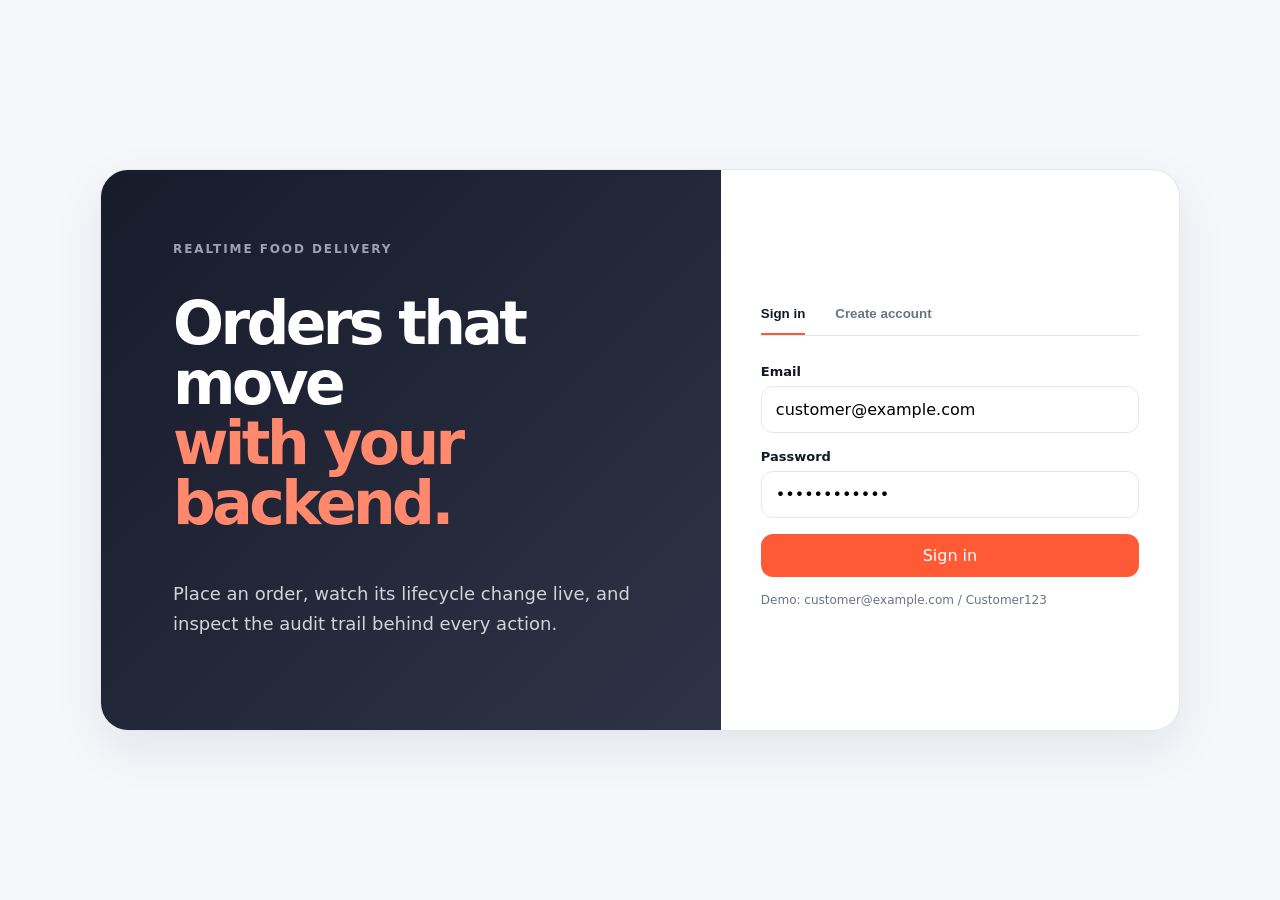
<file: frontend/index.html>
<!doctype html>
<html lang="en">
  <head>
    <meta charset="utf-8" />
    <meta name="viewport" content="width=device-width,initial-scale=1" />
    <title>Food Delivery Syste,</title>
    <link rel="stylesheet" href="static/app.css"/>
  </head>
  <body class="app-shell centered">
    <main class="auth-layout">
      <section class="brand-panel">
        <span class="eyebrow">REALTIME FOOD DELIVERY</span>
        <h1>Orders that move<br /><span>with your backend.</span></h1>
        <p>
          Place an order, watch its lifecycle change live, and inspect the audit
          trail behind every action.

      </section>
      <section class="auth-card">
        <div class="tabs">
          <button class="tab active" data-target="login">Sign in</button
          ><button class="tab" data-target="signup">Create account</button>
        </div>
        <div id="auth-message" class="message hidden"></div>
        <form id="login" class="auth-form">
          <div>
            <label>Email</label
            ><input
              name="email"
              type="email"
              value="customer@example.com"
              required
            />
          </div>
          <div>
            <label>Password</label
            ><input
              name="password"
              type="password"
              value="Customer123!"
              required
            />
          </div>
          <button class="button primary" type="submit">Sign in</button>
          <p class="hint">Demo: customer@example.com / Customer123</p>
        </form>
        <form id="signup" class="auth-form hidden">
          <div><label>Full name</label><input name="full_name" required /></div>
          <div>
            <label>Email</label><input name="email" type="email" required />
          </div>
          <div>
            <label>Password</label
            ><input name="password" type="password" minlength="8" required />
          </div>
          <button class="button primary" type="submit">Create account</button>
        </form>
      </section>
    </main>
    <script>
      const tabs = document.querySelectorAll(".tab");
      const forms = document.querySelectorAll(".auth-form");
      const msg = document.getElementById("auth-message");
      function showMessage(text, kind = "error") {
        msg.textContent = text;
        msg.className = "message " + kind;
      }
      tabs.forEach((tab) =>
        tab.addEventListener("click", () => {
          tabs.forEach((t) => t.classList.remove("active"));
          forms.forEach((f) => f.classList.add("hidden"));
          tab.classList.add("active");
          document
            .getElementById(tab.dataset.target)
            .classList.remove("hidden");
          msg.className = "message hidden";
        }),
      );
      async function api(path, options = {}) {
        const r = await fetch(path, {
          headers: {
            "Content-Type": "application/json",
            ...(options.headers || {}),
          },
          ...options,
        });
        const data = await r.json().catch(() => null);
        if (!r.ok) throw new Error(data?.detail || "Request failed");
        return data;
      }
      document.getElementById("login").addEventListener("submit", async (e) => {
        e.preventDefault();
        const body = Object.fromEntries(new FormData(e.currentTarget));
        try {
          const user = await api("/auth/login", {
            method: "POST",
            body: JSON.stringify(body),
          });
          location.href = user.role === "admin" ? "/admin" : "/customer";
        } catch (err) {
          showMessage(err.message);
        }
      });
      document
        .getElementById("signup")
        .addEventListener("submit", async (e) => {
          e.preventDefault();
          const body = Object.fromEntries(new FormData(e.currentTarget));
          try {
            await api("/auth/signup", {
              method: "POST",
              body: JSON.stringify(body),
            });
            showMessage("Account created. Sign in to continue.", "success");
            document.querySelector('[data-target="login"]').click();
          } catch (err) {
            showMessage(err.message);
          }
        });
    </script>
  </body>
</html>
</file>
<file: frontend/static/app.css>
:root{--bg:#f5f7fb;--card:#fff;--ink:#111827;--muted:#6b7280;--line:#e5e7eb;--accent:#ff5a36;--accent2:#ff7b5c;--success:#0f9f6e;--danger:#d92d20;--shadow:0 18px 50px rgba(17,24,39,.08);font-family:Inter,ui-sans-serif,system-ui,-apple-system,BlinkMacSystemFont,"Segoe UI",sans-serif}
*{box-sizing:border-box} body{margin:0;background:var(--bg);color:var(--ink)}a{text-decoration:none;color:inherit}.hidden{display:none!important}.app-shell{min-height:100vh}.centered{display:grid;place-items:center;padding:32px}.auth-layout{width:min(1080px,100%);display:grid;grid-template-columns:1.15fr .85fr;background:var(--card);border:1px solid var(--line);border-radius:28px;overflow:hidden;box-shadow:var(--shadow)}
.brand-panel{padding:72px;background:linear-gradient(135deg,#171b2a,#2e3347);color:#fff;min-height:560px;display:flex;flex-direction:column;justify-content:space-between}.eyebrow{font-size:12px;letter-spacing:.16em;font-weight:800;color:#9ca3af}.brand-panel h1{font-size:60px;line-height:1;letter-spacing:-.06em;margin:28px 0 18px}.brand-panel h1 span{color:#ff886d}.brand-panel p{font-size:18px;line-height:1.7;max-width:560px;color:#d1d5db}.feature-row{display:flex;flex-wrap:wrap;gap:10px}.feature-row span{border:1px solid rgba(255,255,255,.16);border-radius:999px;padding:9px 13px;font-size:12px;font-weight:700;color:#e5e7eb}.auth-card{padding:40px;display:flex;flex-direction:column;justify-content:center}.tabs{display:flex;gap:6px;border-bottom:1px solid var(--line);margin-bottom:28px}.tab{appearance:none;border:0;background:none;padding:12px 0;margin-right:24px;color:var(--muted);font-weight:800;cursor:pointer;border-bottom:2px solid transparent}.tab.active{color:var(--ink);border-color:var(--accent)}.auth-form{display:grid;gap:16px}.auth-form label{display:block;font-size:13px;font-weight:700;margin-bottom:7px}.auth-form input{width:100%;border:1px solid var(--line);border-radius:12px;padding:13px 14px;font:inherit;outline:none}.auth-form input:focus{border-color:var(--accent);box-shadow:0 0 0 4px rgba(255,90,54,.12)}.button{border:0;border-radius:12px;padding:12px 16px;font-weight:800;font:inherit;cursor:pointer}.button.primary{background:var(--accent);color:#fff}.button.primary:hover{background:var(--accent2)}.button.ghost{background:#fff;border:1px solid var(--line)}.button.small{padding:8px 11px;font-size:12px}.hint{margin:0;color:var(--muted);font-size:12px}.message{border-radius:12px;padding:12px 14px;margin-bottom:18px;background:#fff3ef;color:#b9381d;font-weight:700;font-size:14px}.message.success{background:#eafbf4;color:#0f7c59}
.topbar{height:72px;border-bottom:1px solid var(--line);background:rgba(255,255,255,.9);backdrop-filter:blur(12px);display:flex;align-items:center;justify-content:space-between;padding:0 28px;position:sticky;top:0;z-index:20}.logo{font-size:20px;font-weight:900;letter-spacing:-.04em}.logo span{color:var(--accent)}.topbar-right{display:flex;align-items:center;gap:14px}.page{width:min(1240px,calc(100% - 40px));margin:0 auto;padding:38px 0 80px}.hero-line{display:flex;align-items:flex-end;justify-content:space-between;gap:20px;margin-bottom:28px}.hero-line h1{font-size:44px;line-height:1;letter-spacing:-.05em;margin:8px 0}.hero-line p{margin:0;color:var(--muted)}.live-pill{display:inline-flex;align-items:center;gap:8px;border:1px solid var(--line);background:#fff;border-radius:999px;padding:8px 12px;font-size:12px;font-weight:800}.live-pill span{width:7px;height:7px;border-radius:50%;background:var(--success);box-shadow:0 0 0 4px #e8fbf4}.metric{display:flex;flex-direction:column;align-items:flex-end}.metric span{font-size:42px;font-weight:900;line-height:1}.metric small{color:var(--muted)}.content-grid{display:grid;grid-template-columns:1fr 360px;gap:24px}.section-head{display:flex;align-items:center;justify-content:space-between;gap:12px;margin-bottom:14px}.section-head h2{margin:0;font-size:17px}.section-head span{font-size:12px;color:var(--muted)}.menu-grid{display:grid;grid-template-columns:repeat(2,minmax(0,1fr));gap:14px}.menu-card,.cart-card,.order-card,.column{background:#fff;border:1px solid var(--line);border-radius:18px;box-shadow:0 4px 20px rgba(17,24,39,.04)}.menu-card{padding:18px;display:flex;flex-direction:column;justify-content:space-between;min-height:160px}.menu-card h3{margin:0 0 6px;font-size:17px}.menu-card p{margin:0;color:var(--muted);font-size:13px;line-height:1.5}.price-row{display:flex;justify-content:space-between;align-items:center;margin-top:16px}.price{font-weight:900}.cart-card{padding:18px;position:sticky;top:90px;height:max-content}.stack{display:grid;gap:10px}.cart-item{display:grid;grid-template-columns:1fr auto;gap:8px;padding:12px 0;border-bottom:1px solid var(--line)}.cart-item:last-child{border-bottom:0}.cart-item strong{display:block;font-size:14px}.cart-item small{color:var(--muted)}.qty{display:flex;align-items:center;gap:8px}.qty button{width:28px;height:28px;border-radius:8px;border:1px solid var(--line);background:#fff;cursor:pointer}.cart-footer{border-top:1px solid var(--line);margin-top:12px;padding-top:14px;display:grid;gap:12px}.cart-footer>div{display:flex;justify-content:space-between;align-items:center}.cart-footer span{color:var(--muted)}.orders-section{margin-top:36px}.orders-stack{display:grid;gap:14px}.order-card{padding:18px}.order-top{display:flex;justify-content:space-between;align-items:start;gap:16px}.order-id{font-weight:900}.muted{color:var(--muted)}.status{border-radius:999px;padding:6px 10px;font-size:11px;font-weight:900;text-transform:uppercase;letter-spacing:.04em}.status.new{background:#edf2ff;color:#4151ac}.status.confirmed{background:#eef7ff;color:#1470b8}.status.preparing{background:#fff5df;color:#a86b00}.status.out_for_delivery{background:#fff0ea;color:#c84a21}.status.delivered{background:#e9faf3;color:#0a8f62}.status.canceled{background:#fff0f0;color:#c02c2c}.order-items{display:grid;gap:8px;margin:14px 0}.line{display:flex;justify-content:space-between;font-size:13px}.timeline{border-top:1px solid var(--line);padding-top:14px;margin-top:14px}.event{display:grid;grid-template-columns:10px 1fr auto;gap:10px;align-items:start;padding:7px 0}.event-dot{width:8px;height:8px;border-radius:50%;background:var(--accent);margin-top:5px}.event-main{font-size:12px}.event-main strong{display:block}.event-main span{color:var(--muted)}.event-time{font-size:11px;color:var(--muted)}
.board{display:grid;grid-template-columns:repeat(5,minmax(0,1fr));gap:14px;align-items:start}.column{padding:12px;min-height:420px;background:#f9fafb;box-shadow:none}.column h3{font-size:13px;margin:4px 4px 12px;display:flex;justify-content:space-between}.column h3 span{color:var(--muted)}.board-card{background:#fff;border:1px solid var(--line);border-radius:14px;padding:14px;margin-bottom:10px}.board-card strong{display:block;font-size:14px}.board-card .meta{font-size:11px;color:var(--muted);margin-top:4px}.board-actions{display:flex;gap:6px;flex-wrap:wrap;margin-top:12px}.board-actions .button{font-size:11px}.audit{border-top:1px dashed var(--line);margin-top:11px;padding-top:10px}.audit-line{font-size:11px;color:var(--muted);margin-top:5px}.audit-line b{color:var(--ink)}
@media(max-width:1000px){.auth-layout{grid-template-columns:1fr}.brand-panel{min-height:auto}.content-grid{grid-template-columns:1fr}.cart-card{position:static}.board{grid-template-columns:repeat(2,minmax(0,1fr))}}@media(max-width:680px){.centered{padding:14px}.brand-panel{padding:36px}.brand-panel h1{font-size:42px}.auth-card{padding:24px}.page{width:min(100% - 24px,1240px);padding-top:24px}.hero-line{align-items:start;flex-direction:column}.menu-grid{grid-template-columns:1fr}.board{grid-template-columns:1fr}.topbar{padding:0 14px}.topbar-right #user-name{display:none}}
</file>
